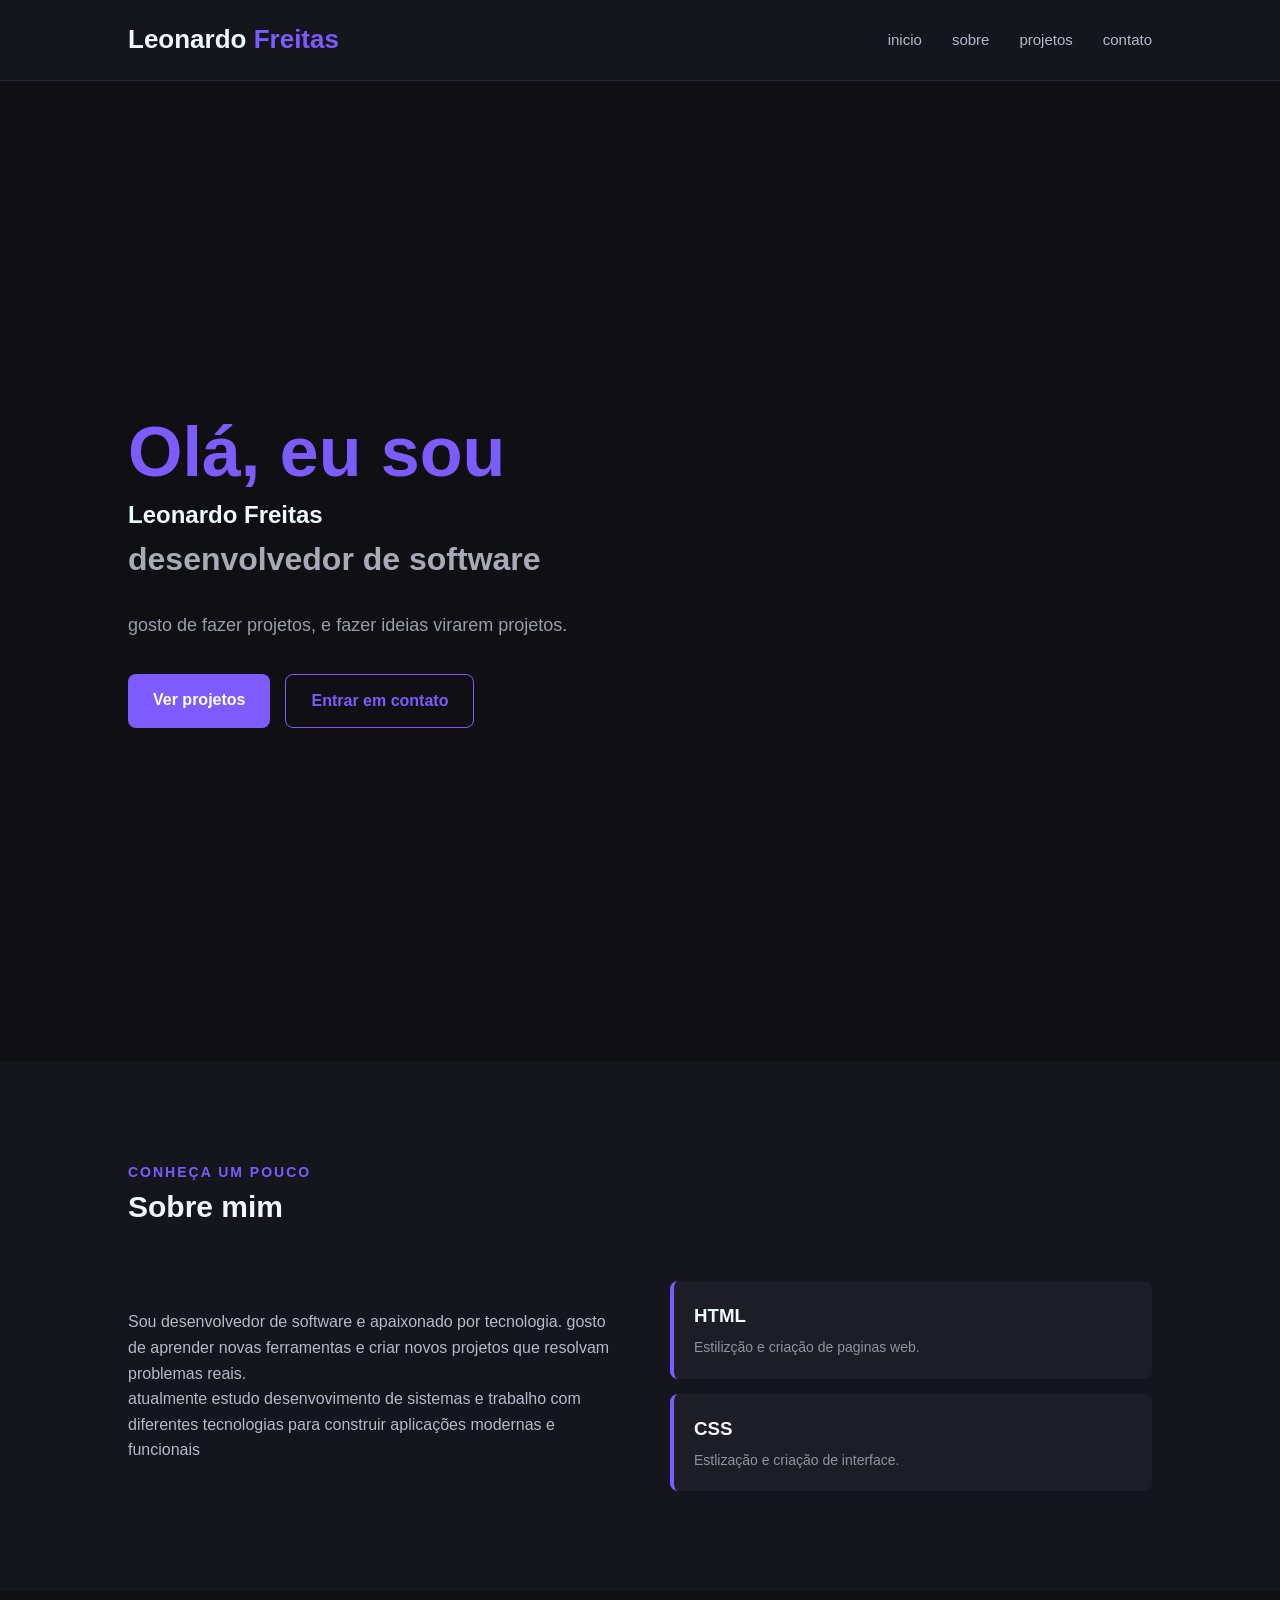
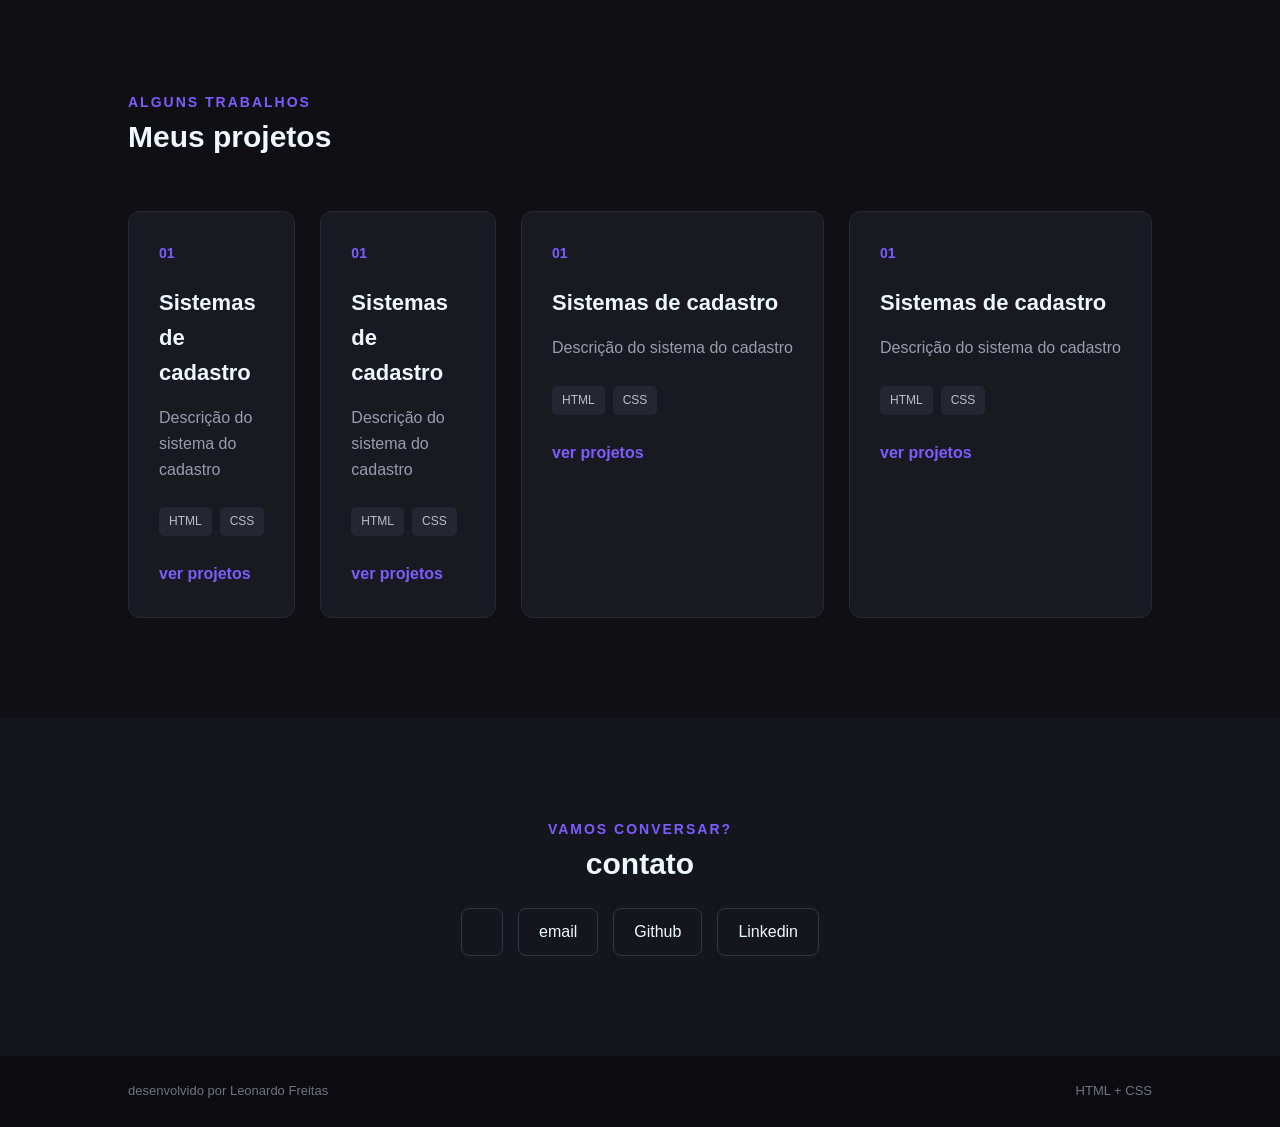
<file: index.html>
<!DOCTYPE html>
<html lang="pt-br">
<head>
    <meta charset="UTF-8">
    <meta name="viewport" content="width=device-width, initial-scale=1.0">
    <title>Leonardo freitas | portfolio</title>
    <link rel="stylesheet" href="portfolio.css">
</head>
<body>
    <!-- MENU -->
    <header> 
     <div class="logo">
      <h2>Leonardo <span>Freitas</span></h2>
     </div>
     <nav>
          <a href="#inicio">inicio</a>
          <a href="#sobre">sobre</a>
          <a href="#projetos">projetos</a>
          <a href="#contato">contato</a>
     </nav>
    </header>

    <!-- CONTEÚDO PRINCIPAL -->

    <main>
    <!-- SEÇÃO DE ÍNICIO-->
    <section id="inicio" class="inicio">
        <div class="inicio-conteudo">
            <p class="apresentacao">Olá, eu sou</p>
            <h1>Leonardo Freitas</h1>
            <h2>desenvolvedor de software</h2>
            <p class="descricao">
             gosto de fazer projetos, e fazer ideias virarem projetos.
            </p>
            <div class="botoes">
                <a href="#projetos" class="botao">Ver projetos</a>
                <a href="#contato" class="botao botao-secundario">Entrar em contato</a>
            </div>
        </div>
    </section>

    <!-- SOBRE -->
     <section id="sobre" class="sobre">
        <div class="titulo-secao">
             <p>Conheça um pouco</p>
             <h2>Sobre mim</h2>
        </div>
        <div class="sobre-conteudo">
         <div class="sobre-texto">
            <p>
                Sou desenvolvedor de software e apaixonado por tecnologia.
                gosto de aprender novas ferramentas e criar novos projetos que resolvam problemas reais.
            </p>
            <p> 
            atualmente estudo desenvovimento de sistemas e trabalho
            com diferentes tecnologias para construir aplicações modernas e funcionais 
            </p>
         </div>
         <div class="habilidades">
             <div class="habilidade">
                <h3>HTML</h3>
                <P>Estilizção e criação de paginas web.</P>
             </div>
             <div class="habilidade">
             <h3>CSS</h3>
              <p>Estlização e criação de interface.</p>
             </div>
             <!--div class="habilidade">
                 <h3>PHP</h3>
                 <p>desenvolvimento de aplicações web</p>
             </div-->
         </div>
        </div>
     </section>
      <section id="projetos" class="projetos-secao">
         <div class="titulo-secao">
              <p>Alguns trabalhos</p>
              <h2>Meus projetos</h2>
         </div>
         <!--PROJETO-->
         <div class="projetos">
            <div class="card">
                <div class="numero-projeto">
                    01
                </div>
                <h3>Sistemas de cadastro</h3>
                <p>
                    Descrição do sistema do cadastro
                </p>
                <div class="tecnologias">
                    <span>HTML</span>
                    <span>CSS</span>
                    <!--span>PHP</span-->
                </div>
                <a href="cadastro.html">ver projetos</a>
            </div>
            <!--PROJETO-->
         <div class="projetos">
            <div class="card">
                <div class="numero-projeto">
                    01
                </div>
                <h3>Sistemas de cadastro</h3>
                <p>
                    Descrição do sistema do cadastro
                </p>
                <div class="tecnologias">
                    <span>HTML</span>
                    <span>CSS</span>
                    <!--span>PHP</span-->
                </div>
                <a href="cadastro.html">ver projetos</a>
            </div>
            <!--PROJETO-->
         <div class="projetos">
            <div class="card">
                <div class="numero-projeto">
                    01
                </div>
                <h3>Sistemas de cadastro</h3>
                <p>
                    Descrição do sistema do cadastro
                </p>
                <div class="tecnologias">
                    <span>HTML</span>
                    <span>CSS</span>
                    <!--span>PHP</span-->
                </div>
                <a href="cadastro.html">ver projetos</a>
            </div>
            <!-- PROJETO 3 -->
         <div class="projetos">
            <div class="card">
                <div class="numero-projeto">
                    01
                </div>
                <h3>Sistemas de cadastro</h3>
                <p>
                    Descrição do sistema do cadastro
                </p>
                <div class="tecnologias">
                    <span>HTML</span>
                    <span>CSS</span>
                    <!--span>PHP</span-->
                </div>
                <a href="cadastro.html">ver projetos</a>
            </div>
         </div>
      </section>
      <section id="contato" class="contato">
        <div class="titulo-secao">
            <p>vamos conversar?</p>
            <h2>contato</h2>
        </div>
        <div class="contato-links">
            <a href="https://wa.me/5541997319901"></a>
            <a href="leonardo.freitas7@aluno.senai.br">email</a>
            <a href="https://github.com/leonardofreitas77/L755">Github</a>
            <a href="">Linkedin</a>
        </div>
      </section>
    </main>
    <footer>
        <p>
           desenvolvido por <a href="https://look.devlook.xyz">Leonardo Freitas</a>
        </p>
        <p>
        HTML + CSS
        </p>
    </footer>








</body>
</html>
</file>
<file: portfolio.css>
/* ==================== */
/* CONFIGURAÇÕES GERAIS */
/* ==================== */


* {

    margin: 0;
    padding: 0;
}

html {
    scroll-behavior: smooth;
}
body {
    font-family: Arial, Helvetica, sans-serif;
    background-color:rgba(51, 68, 161, 0.466);
    color: aliceblue;
    line-height: 1.6;
}

a {
    text-decoration: none;
    color: inherit;
}

/* ==================== */
/*         MENU         */
/* ==================== */

header {
    height: 80px;
    padding: 0 10%;
    display: flex;
    justify-content: space-between;
    align-items: center;
    background-color: #15151d;
    border-bottom: 1px solid #292936;
    position: sticky;
    top: 0;
    z-index: 10;
}

.logo h2 {
    font-size: 26px;
}

.logo span {
    color: #7c5cff;
}

nav {
    display: flex;
    gap: 30px;
}

nav a {
    color: #b8b8c7;
    font-size: 15px;
    transition: 0.3s;
}

nav a:hover {
    color: #7c5cff;
}

/* ==================== */
/* INICIO               */
/* ==================== */

.inicio {
    min-height: calc(100vh - 80px);
    padding: 80px 10%;
    display: flex;
    align-items: center;
    background-color: #0f0f14;
}

.inicio-conteudo {
    max-width: 750px;
}

.apresentacao {
    color: #7c5cff;
    font-size: 70px;
    line-height: 1.1;
    font-weight: bold;
    margin-bottom: 5px;
}

.inico h1 {
    font-size: 70px;
    line-height: 1.1;
    font-weight: bold;
    margin-bottom: 5px;
}

.inicio h2 {
    font-size: 32px;
    color: #a9a9b8;
    margin-bottom: 25px;
}

.descricao {
    max-width: 600px;
    color: #9c9cab;
    font-size: 18px;
    margin-bottom: 35px;
}

/* ==================== */
/* BOTÕES               */
/* ==================== */

.botoes {
    display: flex;
    gap: 15px;
}

.botao {
    display: inline-block;
    background-color: #7c5cff;
    color: #ffff;
    padding: 13px 25px;
    border-radius: 8px;
    font-weight: bold;
    transition: 0.3s;
}

.botao:hover {
    background-color: #6847ff;
    transform: translateY(-3px);
}

.botao-secundario {
    background-color: transparent;
    border: 1px solid #7c5cff;
    color: #7c5cff;
}

.botao-secundario:hover {
    background-color: #7c5cff;
    color: #ffff;
}

/* ==================== */
/* SEÇÕES               */
/* ==================== */

section {
    padding: 100px 10%;
}

.titulo-secao {
    margin-bottom: 50px;
}

.titulo-secao p {
    color: #7c5cff;
    font-size: 14px;
    font-weight: bold;
    text-transform: uppercase;
    letter-spacing: 2px;
} 
.titulo-secao h2 {
    font-size: 30px;
}

/* ==================== */
/* SOBRE                */
/* ==================== */

.sobre {
    background-color: #15151d;
}

.sobre-conteudo {
    display: flex;
    gap: 60px;
    align-items: center;
}

.sobre-texto {
    flex: 1;
    color: #b8b8c7;
}
.sobretexto p {
    margin-bottom: 20px;
}

.habilidades {
    flex: 1;
    display: flex;
    flex-direction: column;
    gap: 15px;
}

.habilidade {
    background-color: #1d1d27;
    padding: 20px;
    border-radius: 8px;
    border-left: 4px solid #7c5cff;
}

.habilidade h3 {
    margin-bottom: 5px;
}

.habilidade p {
    color: #9292a0;
    font-size: 14px;
}
/* ==================== */
/* PROJETOS             */
/* ==================== */

.projetos-secao {
    background-color: #0f0f14;
}

.projetos {
    display: flex;
    gap: 25px;
}

.card {
    flex: 1;
    background-color: #191922;
    padding: 30px;
    border: 1px solid #292936;
    border-radius: 12px;
    transition: 0.3s;
}

.card:hover {
    transform: translateY(-8px);
    border-color: #7c5cff;
}

.numero-projeto {
    color: #7c5cff;
    font-size: 14px;
    font-weight: bold;
    margin-bottom: 20px;
}

.card h3 {
    font-size: 22px;
    margin-bottom: 15px;
}

.card p {
    color: #9c9cab;
    margin-bottom: 25px;
}

.card a {
    color: #7c5cff;
    font-weight: bold;
}


/* ==================== */
/* TECNOLOGIAS          */
/* ==================== */

.tecnologias {
    display: flex;
    gap: 8px;
    margin-bottom: 25px;
}

.tecnologias span {
    background-color: #262633;
    color: #bdbdc9;
    padding: 5px 10px;
    border-radius: 5px;
    font-size: 12px;
}


/* ==================== */
/* CONTATO              */
/* ==================== */

.contato {
    background-color: #15151d;
    text-align: center;
}

.contato .titulo-secao {
    margin-bottom: 20px;
}

.contato-texto {
    max-width: 600px;
    margin: 0 auto 30px auto;
    color: #9c9cab;
}

.contato-links {
    display: flex;
    justify-content: center;
    gap: 15px;
} 

.contato-links a {
    border: 1px solid #343442;
    padding: 10px 20px;
    border-radius: 8px;
    transition: 0.3s;
}

.contato-links a:hover {
    border-color: #7c5cff;
    color: #7c5cff;
    transform: translateY(-3px);
}

/* ==================== */
/* RODAPÉ               */
/* ==================== */

footer {
    padding: 25px 10%;
    background-color: #0b0b10;
    color: #737380;
    display: flex;
    justify-content: space-between;
    font-size: 13px;
}

/* ==================== */
/* RESPONSIVIDADE       */
/* ==================== */

@media (max-width: 800px) {

/* ==================== */
/* MENU / HEADER        */
/* ==================== */

header {
    height: auto;
    padding: 20px 5%;
    flex-direction: column;
    gap: 15px;

}

/* ==================== */
/* LINKS DO MENU        */
/* ==================== */

nav {
    gap: 15px;
    flex-wrap: wrap;
    justify-content: center;

}

/* ==================== */
/* INICIO               */
/* ==================== */

.inicio {
    min-height: auto;
    padding: 70px 5%;

}

.apresentacao {
    font-size: 24px;

}

.inicio h1 {
    font-size: 48px;
}

.inicio h2 {
    font-size: 24px;
}

.descricao {
    font-size: 16px;
}

/* ==================== */
/* TODAS AS SEÇÕES      */
/* ==================== */

section{
    padding: 70px 5%;

}

/* ==================== */
/* SOBRE                */
/* ==================== */

.sobre-conteudo {
    flex-direction: column;
    align-items: stretch;
}

/* ==================== */
/* PROJETOS             */
/* ==================== */

.projetos {
    flex-direction: column;

}
/* ==================== */
/* BOTÕES               */
/* ==================== */

.botoes {
    flex-direction: column;
    align-items: flex-start;
}

/* ==================== */
/* CONTATO              */
/* ==================== */

.contato-links {
    flex-wrap: wrap;
}

/* ==================== */
/* RODAPÉ               */
/* ==================== */

footer {
    flex-direction: column;
    text-align: center;
    gap: 10px;
}
}
</file>
